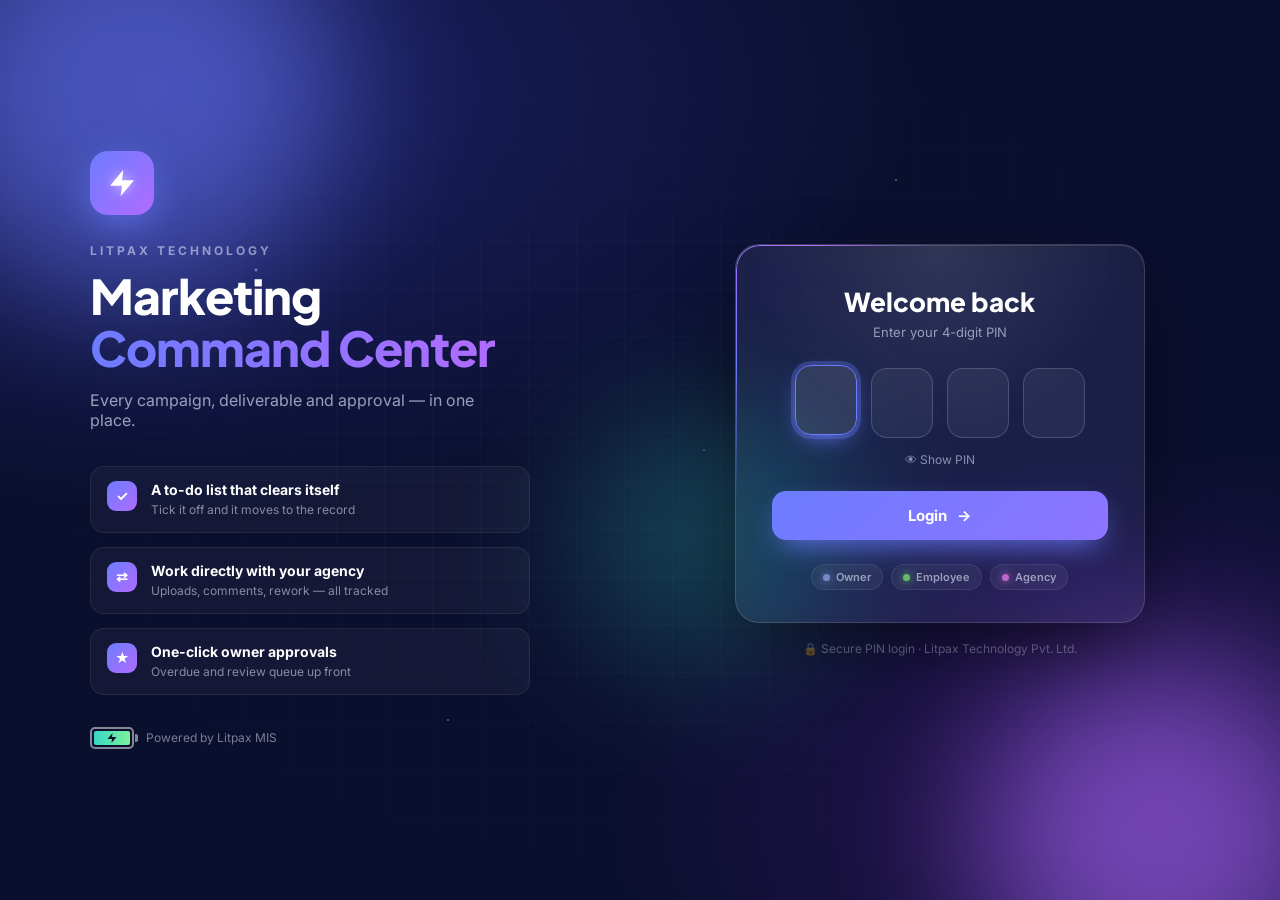
<file: index.html>
<!DOCTYPE html>
<html lang="en">
<head>
<meta charset="UTF-8"/>
<meta name="viewport" content="width=device-width, initial-scale=1.0"/>
<meta name="theme-color" content="#0b0f2e"/>
<title>Litpax Marketing Hub — Login</title>
<link rel="preconnect" href="https://fonts.googleapis.com"/>
<link rel="stylesheet" href="https://fonts.googleapis.com/css2?family=Plus+Jakarta+Sans:wght@500;600;700;800&display=swap"/>
<link rel="stylesheet" href="style.css"/>
</head>
<body class="login-page">

<!-- Animated background -->
<div class="lg-bg" aria-hidden="true">
  <span class="orb orb-1"></span>
  <span class="orb orb-2"></span>
  <span class="orb orb-3"></span>
  <div class="lg-grid"></div>
  <div class="lg-sparks"></div>
</div>

<main class="lg-shell">

  <!-- Brand side -->
  <section class="lg-brand">
    <div class="lg-logo anim" style="--d:0">
      <svg viewBox="0 0 24 24" class="bolt"><path d="M13 2L3 14h9l-1 8 10-12h-9l1-8z"/></svg>
    </div>
    <p class="lg-eyebrow anim" style="--d:1">Litpax Technology</p>
    <h1 class="lg-title anim" style="--d:2">Marketing<br/><span class="grad-text">Command Center</span></h1>
    <p class="lg-sub anim" style="--d:3">Every campaign, deliverable and approval — in one place.</p>

    <ul class="lg-features">
      <li class="anim" style="--d:4"><span class="fi">✓</span><div><strong>A to-do list that clears itself</strong><small>Tick it off and it moves to the record</small></div></li>
      <li class="anim" style="--d:5"><span class="fi">⇄</span><div><strong>Work directly with your agency</strong><small>Uploads, comments, rework — all tracked</small></div></li>
      <li class="anim" style="--d:6"><span class="fi">★</span><div><strong>One-click owner approvals</strong><small>Overdue and review queue up front</small></div></li>
    </ul>

    <div class="lg-battery anim" style="--d:7" aria-hidden="true">
      <div class="bat"><div class="bat-fill"></div><svg viewBox="0 0 24 24" class="bat-bolt"><path d="M13 2L3 14h9l-1 8 10-12h-9l1-8z"/></svg></div>
      <span>Powered by Litpax MIS</span>
    </div>
  </section>

  <!-- Login card -->
  <section class="lg-card-wrap">
    <div class="lg-card" id="lgCard">
      <div class="lg-card-glow" aria-hidden="true"></div>

      <div class="lg-state" id="stateForm">
        <div class="lg-card-logo"><svg viewBox="0 0 24 24"><path d="M13 2L3 14h9l-1 8 10-12h-9l1-8z"/></svg></div>
        <h2>Welcome back</h2>
        <p class="lg-hint">Enter your 4-digit PIN</p>

        <div class="pin-row" id="pinRow" role="group" aria-label="4-digit PIN">
          <input class="pin-box" type="password" inputmode="numeric" maxlength="1" autocomplete="off" aria-label="PIN digit 1"/>
          <input class="pin-box" type="password" inputmode="numeric" maxlength="1" autocomplete="off" aria-label="PIN digit 2"/>
          <input class="pin-box" type="password" inputmode="numeric" maxlength="1" autocomplete="off" aria-label="PIN digit 3"/>
          <input class="pin-box" type="password" inputmode="numeric" maxlength="1" autocomplete="off" aria-label="PIN digit 4"/>
        </div>

        <button class="pin-toggle" id="pinToggle" type="button">👁 Show PIN</button>

        <button class="login-btn" id="loginBtn" type="button">
          <span class="btn-label">Login</span>
          <span class="btn-arrow">→</span>
        </button>

        <div class="login-error" id="errMsg" role="alert"></div>

        <div class="role-chips">
          <span class="chip" data-role="owner"><i style="--c:#7986cb"></i>Owner</span>
          <span class="chip" data-role="employee"><i style="--c:#66bb6a"></i>Employee</span>
          <span class="chip" data-role="agency"><i style="--c:#ba68c8"></i>Agency</span>
        </div>
      </div>

      <div class="lg-state lg-success" id="stateSuccess" aria-live="polite">
        <svg class="check" viewBox="0 0 52 52"><circle cx="26" cy="26" r="24"/><path d="M15 27l7 7 15-15"/></svg>
        <h2 id="welcomeName">Welcome!</h2>
        <p class="lg-hint" id="welcomeRole">Opening your dashboard…</p>
        <div class="lg-progress"><span></span></div>
      </div>
    </div>
    <p class="lg-foot">🔒 Secure PIN login · Litpax Technology Pvt. Ltd.</p>
  </section>

</main>

<script src="config.js"></script>
<script src="app.js"></script>
<script src="login.js"></script>
</body>
</html>
</file>
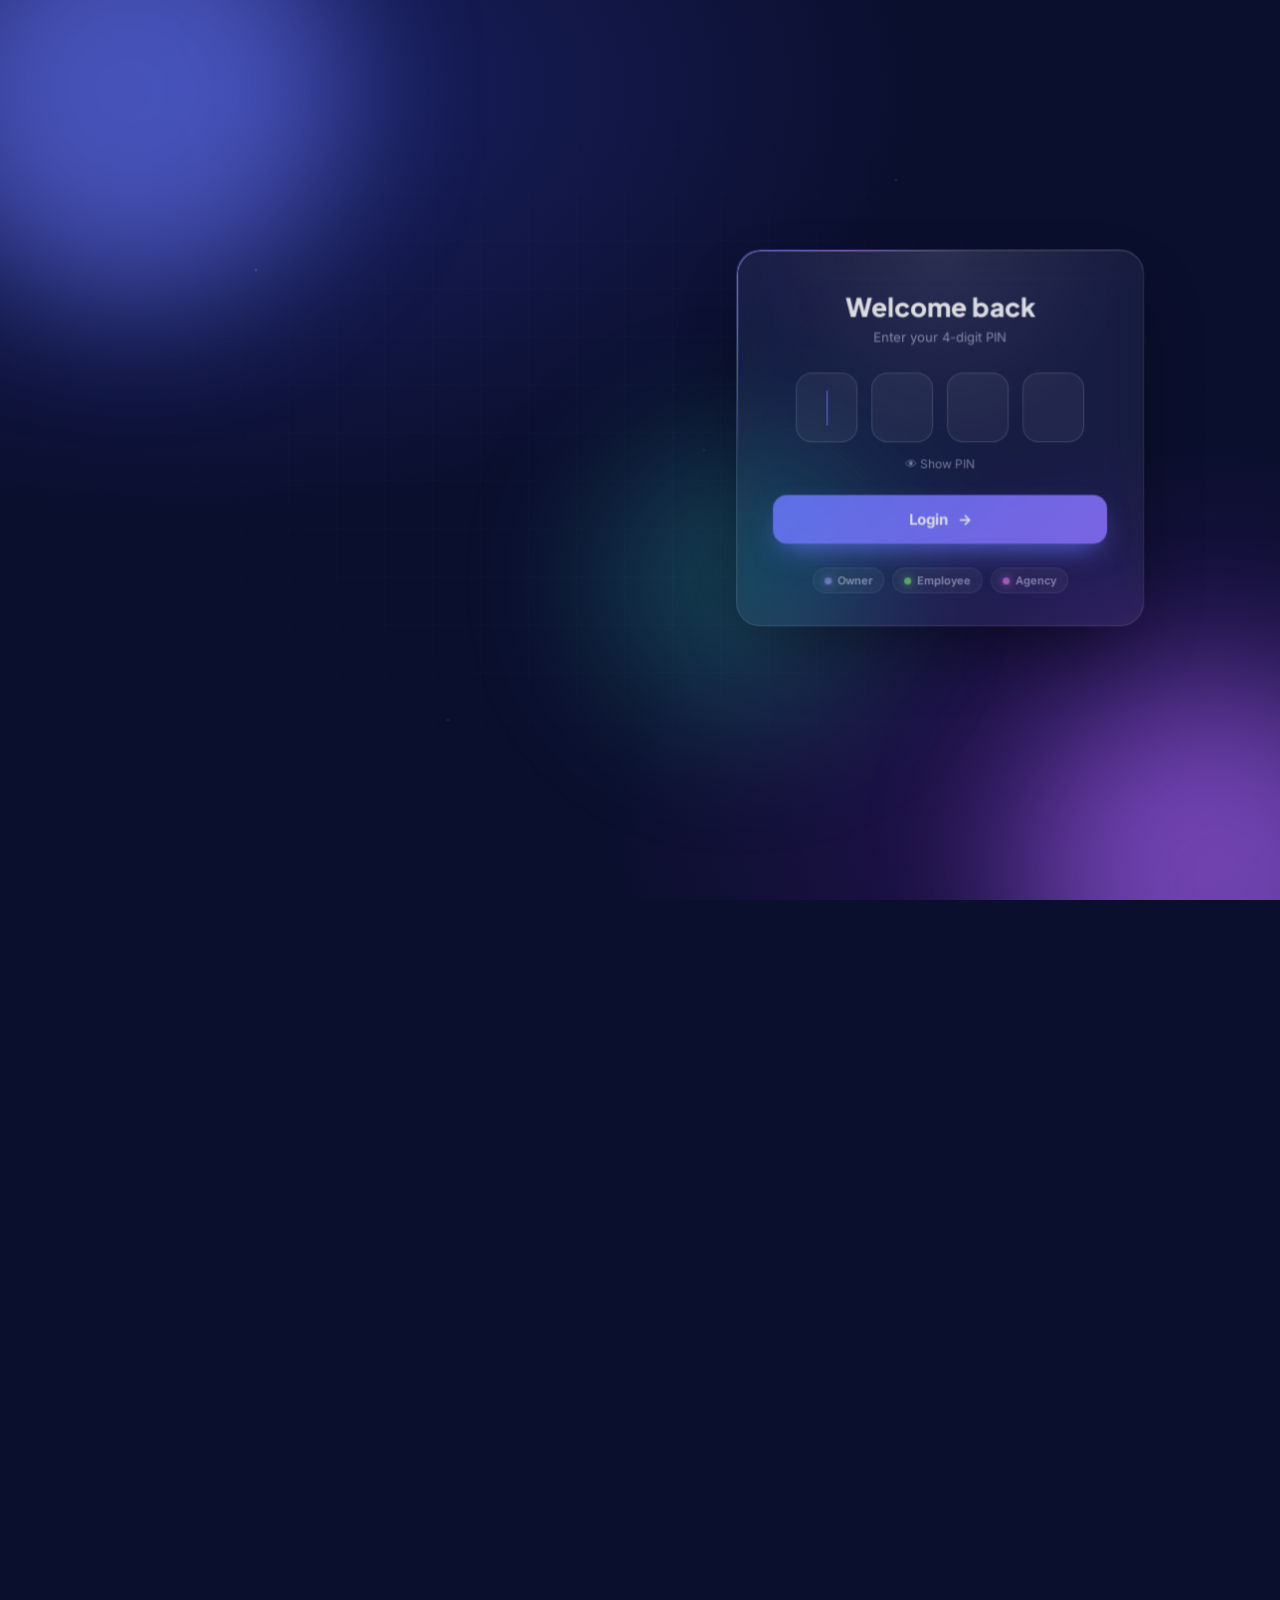
<file: agency.html>
<!DOCTYPE html>
<html lang="en">
<head>
<meta charset="UTF-8"/>
<meta name="viewport" content="width=device-width, initial-scale=1.0"/>
<title>Agency — Litpax Marketing Hub</title>
<link rel="stylesheet" href="style.css"/>
</head>
<body class="theme-agency">

<div class="sidebar">
  <div class="sidebar-brand"><h2>⚡ Litpax</h2><p>Agency Panel</p></div>
  <nav class="nav">
    <div class="nav-item active" onclick="showSection('tasks')" id="nav-tasks"><span class="icon">📋</span> My Tasks <span class="nav-count alert" id="c-active"></span></div>
    <div class="nav-item" onclick="showSection('deliverables');loadDeliverables()" id="nav-deliverables"><span class="icon">📁</span> My Uploads</div>
    <div class="nav-item" onclick="showSection('requests');loadMyRequests()" id="nav-requests"><span class="icon">📝</span> My Requests</div>
    <div class="nav-item" onclick="showSection('newrequest')" id="nav-newrequest"><span class="icon">➕</span> New Request</div>
  </nav>
  <div class="sidebar-footer">
    <div class="user-chip">
      <div class="user-avatar" id="userAvatar">A</div>
      <div class="user-info"><p id="userName">Agency</p><span>Marketing Agency</span></div>
    </div>
    <button class="logout-btn" onclick="logout()">Logout</button>
  </div>
</div>

<div class="main">

  <!-- TASKS -->
  <div class="section active" id="section-tasks">
    <div class="page-header">
      <div><h1>My Tasks</h1><p>Upload your work, then click "Submit for Review"</p></div>
      <button class="btn-primary" onclick="loadTasks()">🔄 Refresh</button>
    </div>
    <div class="stats-grid">
      <div class="stat-card amber"><div class="stat-label">Active</div><div class="stat-value" id="s-active">—</div><div class="stat-sub">To do</div></div>
      <div class="stat-card red"><div class="stat-label">Rework</div><div class="stat-value" id="s-rework">—</div><div class="stat-sub">Rejected — resubmit</div></div>
      <div class="stat-card"><div class="stat-label">In Review</div><div class="stat-value" id="s-review">—</div><div class="stat-sub">Litpax is reviewing</div></div>
      <div class="stat-card green"><div class="stat-label">Approved</div><div class="stat-value" id="s-done">—</div><div class="stat-sub">Complete</div></div>
    </div>
    <div id="alerts"></div>
    <div class="table-card" style="padding:12px 16px;margin-bottom:16px">
      <div class="filter-bar">
        <button class="filter-btn active" onclick="setActiveBtn(this);aFilter='active';renderTaskCards()">Active</button>
        <button class="filter-btn" onclick="setActiveBtn(this);aFilter='review';renderTaskCards()">In Review</button>
        <button class="filter-btn" onclick="setActiveBtn(this);aFilter='done';renderTaskCards()">Approved</button>
      </div>
    </div>
    <div id="tasks-grid" class="tasks-grid"><div class="empty-state"><p>Loading...</p></div></div>
  </div>

  <!-- UPLOADS -->
  <div class="section" id="section-deliverables">
    <div class="page-header">
      <div><h1>My Uploads</h1><p>Everything you've uploaded</p></div>
      <button class="btn-primary" onclick="loadDeliverables()">🔄 Refresh</button>
    </div>
    <div class="table-card">
      <table><thead><tr><th>Task</th><th>Description</th><th>File</th><th>Date</th><th>Status</th><th>Litpax Remarks</th></tr></thead>
      <tbody id="del-tbody"><tr><td colspan="6" class="empty-state"><p>Loading...</p></td></tr></tbody></table>
    </div>
  </div>

  <!-- MY REQUESTS -->
  <div class="section" id="section-requests">
    <div class="page-header">
      <div><h1>My Requests</h1><p>Requests you've sent to Litpax</p></div>
      <button class="btn-primary" onclick="loadMyRequests()">🔄 Refresh</button>
    </div>
    <div class="table-card">
      <table><thead><tr><th>Title</th><th>Type</th><th>Due Date</th><th>Remarks</th><th>Status</th><th>Date</th></tr></thead>
      <tbody id="req-tbody"><tr><td colspan="6" class="empty-state"><p>Loading...</p></td></tr></tbody></table>
    </div>
  </div>

  <!-- NEW REQUEST -->
  <div class="section" id="section-newrequest">
    <div class="page-header"><div><h1>New Request</h1><p>Need something from Litpax? Ask here</p></div></div>
    <div class="form-card">
      <h3>Request Details</h3>
      <div class="form-grid">
        <div class="form-group full"><label>Title *</label><input type="text" id="r-title" maxlength="200" placeholder="e.g. Need product photos"/></div>
        <div class="form-group">
          <label>Type *</label>
          <select id="r-type"><option value="">Select</option><option>Pictures</option><option>Content</option><option>Video</option><option>Other</option></select>
        </div>
        <div class="form-group"><label>Due Date</label><input type="date" id="r-due"/></div>
        <div class="form-group full"><label>Description *</label><textarea id="r-desc" placeholder="Describe what you need..."></textarea></div>
        <div class="form-group full"><label>Remarks</label><textarea id="r-remarks" placeholder="Any special requirements..."></textarea></div>
      </div>
      <br/>
      <button class="btn-primary" id="reqBtn" onclick="submitRequest()">📨 Send Request</button>
    </div>
  </div>

</div>

<!-- TASK DETAIL MODAL -->
<div class="modal-overlay" id="taskModal">
  <div class="modal">
    <div class="modal-head"><h3 id="modal-title">Task</h3><button class="modal-close" onclick="closeModal()">✕</button></div>
    <div id="modal-body"></div>
  </div>
</div>

<!-- UPLOAD MODAL -->
<div class="modal-overlay" id="uploadModal">
  <div class="modal">
    <div class="modal-head"><h3 id="up-title">Upload</h3><button class="modal-close" onclick="closeModal()">✕</button></div>
    <div class="form-group" style="margin-bottom:6px"><label>Choose a file (max 20MB)</label><input type="file" id="up-file"/></div>
    <div class="upload-or">— or —</div>
    <div class="form-group" style="margin-bottom:12px"><label>Drive / file link (for large videos)</label><input type="url" id="up-link" placeholder="https://drive.google.com/..."/></div>
    <div class="form-group"><label>Description *</label><input type="text" id="up-desc" maxlength="300" placeholder="e.g. Instagram Post Draft 1"/></div>
    <div class="modal-actions">
      <button class="btn-primary" id="up-btn">Upload</button>
    </div>
    <div class="deliverables-list"><h4>Uploads for this task</h4><div id="up-prev"></div></div>
  </div>
</div>

<div class="toast" id="toast"></div>

<script src="config.js"></script>
<script src="app.js"></script>
<script src="agency.js"></script>
</body>
</html>
</file>
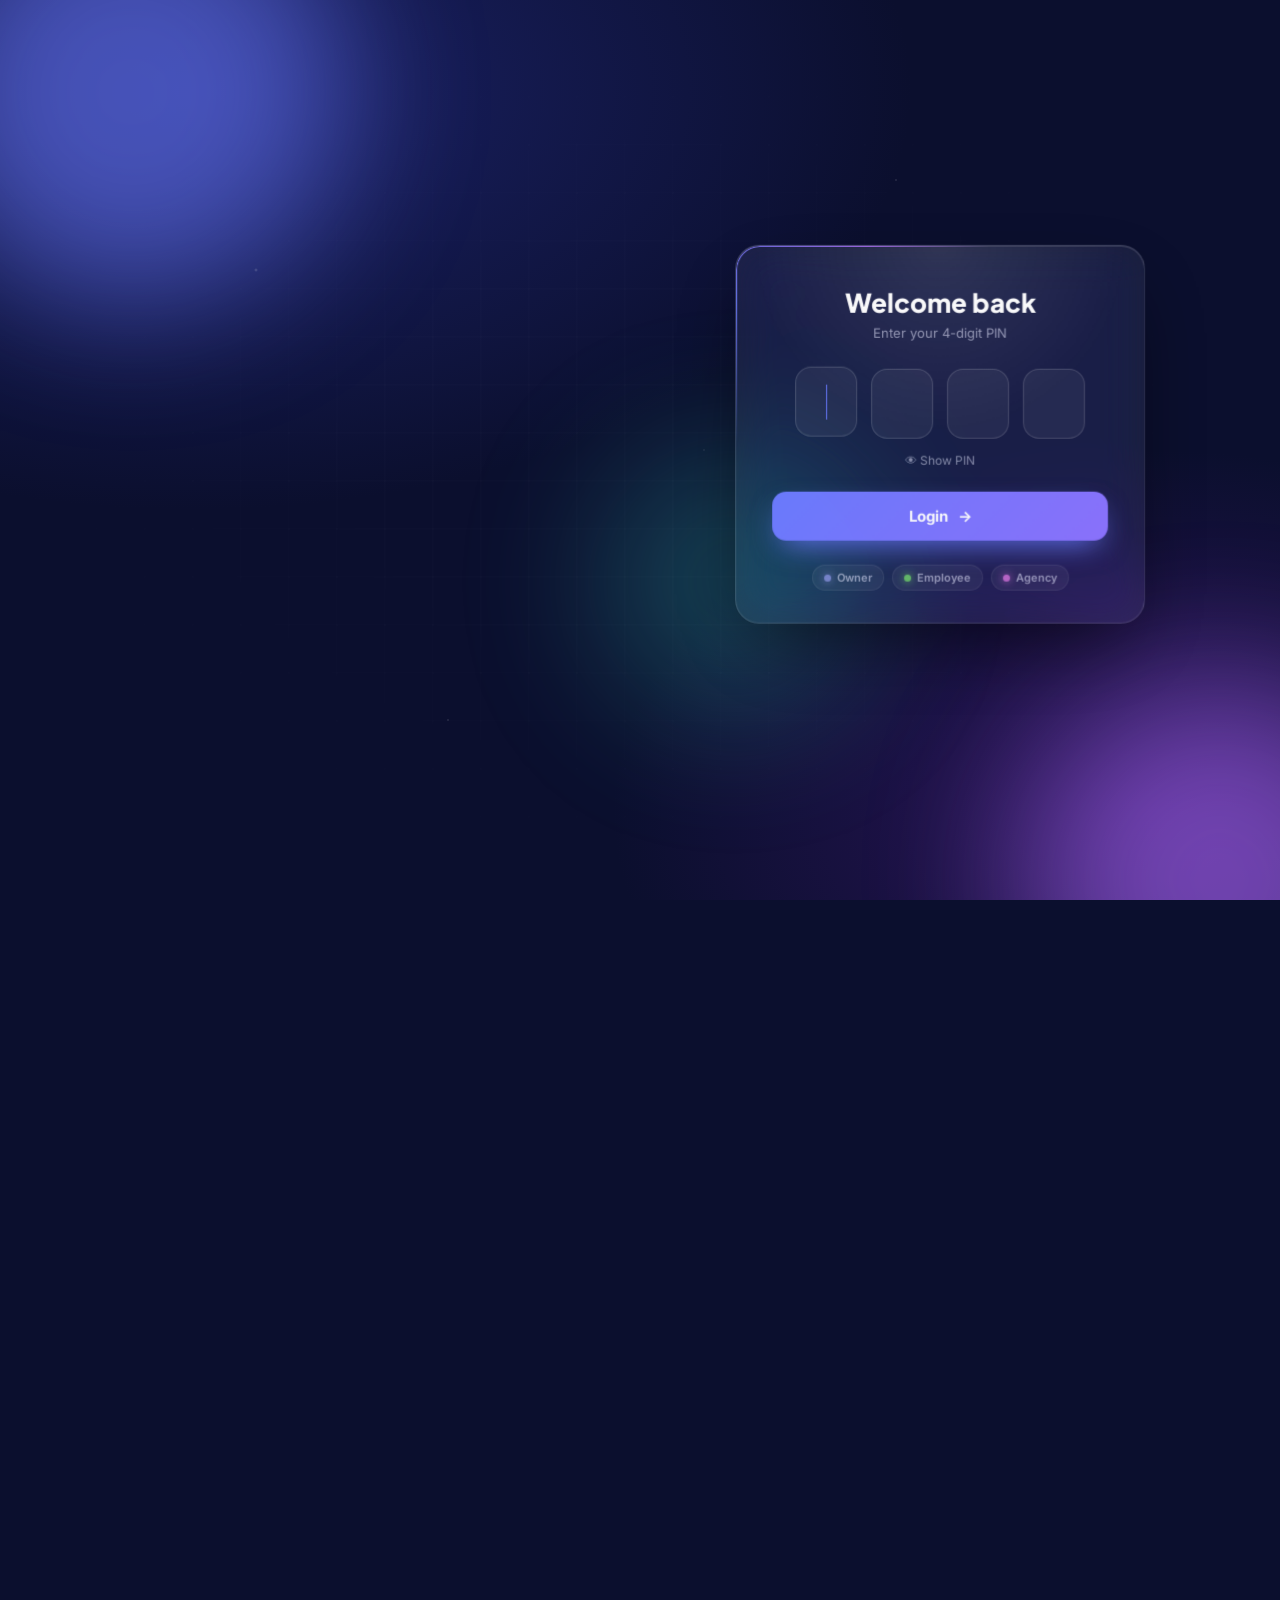
<file: employee.html>
<!DOCTYPE html>
<html lang="en">
<head>
<meta charset="UTF-8"/>
<meta name="viewport" content="width=device-width, initial-scale=1.0"/>
<title>Employee — Litpax Marketing Hub</title>
<link rel="stylesheet" href="style.css"/>
</head>
<body class="theme-employee">

<div class="sidebar">
  <div class="sidebar-brand"><h2>⚡ Litpax</h2><p>Employee Panel</p></div>
  <nav class="nav">
    <div class="nav-item active" onclick="showSection('todo')" id="nav-todo"><span class="icon">✅</span> To-Do <span class="nav-count alert" id="c-todo"></span></div>
    <div class="nav-item" onclick="showSection('agency')" id="nav-agency"><span class="icon">🏢</span> With Agency <span class="nav-count" id="c-agency"></span></div>
    <div class="nav-item" onclick="showSection('review')" id="nav-review"><span class="icon">🔍</span> Owner review <span class="nav-count" id="c-review"></span></div>
    <div class="nav-item" onclick="showSection('done')" id="nav-done"><span class="icon">📦</span> Completed</div>
    <div class="nav-item" onclick="showSection('assign');prepAssign()" id="nav-assign"><span class="icon">➕</span> Assign to Agency</div>
    <div class="nav-item" onclick="showSection('requests');loadAgencyRequests()" id="nav-requests"><span class="icon">📬</span> Agency Requests <span class="nav-count alert" id="c-req"></span></div>
    <div class="nav-item" onclick="showSection('log');loadLog()" id="nav-log"><span class="icon">📜</span> Activity Log</div>
  </nav>
  <div class="sidebar-footer">
    <div class="user-chip">
      <div class="user-avatar" id="userAvatar">E</div>
      <div class="user-info"><p id="userName">Employee</p><span>Employee</span></div>
    </div>
    <button class="logout-btn" onclick="logout()">Logout</button>
  </div>
</div>

<div class="main">

  <!-- TO-DO -->
  <div class="section active" id="section-todo">
    <div class="page-header">
      <div><h1>To-Do</h1><p>Only what's on your plate right now. Tick a task to clear it.</p></div>
      <button class="btn-primary" onclick="loadTasks()">🔄 Refresh</button>
    </div>
    <div class="stats-grid">
      <div class="stat-card amber"><div class="stat-label">My Tasks</div><div class="stat-value" id="s-todo">—</div><div class="stat-sub">Pending</div></div>
      <div class="stat-card"><div class="stat-label">With Agency</div><div class="stat-value" id="s-agency">—</div><div class="stat-sub">Agency is working</div></div>
      <div class="stat-card"><div class="stat-label">Owner review</div><div class="stat-value" id="s-review">—</div><div class="stat-sub">Awaiting approval</div></div>
      <div class="stat-card red"><div class="stat-label">Overdue</div><div class="stat-value" id="s-overdue">—</div><div class="stat-sub">Past due date</div></div>
    </div>
    <div id="alerts"></div>
    <div class="table-card">
      <div class="table-header"><h3>My Tasks</h3></div>
      <table><thead><tr><th class="td-check"></th><th>Task</th><th>Type</th><th>For</th><th>Priority</th><th>Due</th><th>Action</th></tr></thead>
      <tbody id="todo-tbody"><tr><td colspan="7" class="empty-state"><p>Loading...</p></td></tr></tbody></table>
    </div>
  </div>

  <!-- AGENCY KE PAAS -->
  <div class="section" id="section-agency">
    <div class="page-header">
      <div><h1>With Agency</h1><p>Agency is working on these, or they're back for rework</p></div>
      <button class="btn-primary" onclick="loadTasks()">🔄 Refresh</button>
    </div>
    <div class="table-card">
      <table><thead><tr><th>Task</th><th>Type</th><th>Agency</th><th>Status</th><th>Due</th><th>Action</th></tr></thead>
      <tbody id="agency-tbody"></tbody></table>
    </div>
  </div>

  <!-- OWNER REVIEW -->
  <div class="section" id="section-review">
    <div class="page-header">
      <div><h1>In Owner Review</h1><p>Waiting for owner approval</p></div>
      <button class="btn-primary" onclick="loadTasks()">🔄 Refresh</button>
    </div>
    <div class="table-card">
      <table><thead><tr><th>Task</th><th>For</th><th>Agency</th><th>Sent</th><th>Due</th><th>Action</th></tr></thead>
      <tbody id="review-tbody"></tbody></table>
    </div>
  </div>

  <!-- COMPLETED -->
  <div class="section" id="section-done">
    <div class="page-header">
      <div><h1>Completed</h1><p>Full record — who completed what, and when</p></div>
      <button class="btn-primary" onclick="loadTasks()">🔄 Refresh</button>
    </div>
    <div class="table-card">
      <div class="table-header">
        <h3>Record</h3>
        <div class="filter-bar">
          <button class="filter-btn active" onclick="setActiveBtn(this);doneFilter='all';renderDone()">All</button>
          <button class="filter-btn" onclick="setActiveBtn(this);doneFilter='Approved';renderDone()">Done</button>
          <button class="filter-btn" onclick="setActiveBtn(this);doneFilter='Cancelled';renderDone()">Cancelled</button>
        </div>
      </div>
      <table><thead><tr><th>Task</th><th>For</th><th>Status</th><th>Completed on</th><th>By</th><th>Action</th></tr></thead>
      <tbody id="done-tbody"></tbody></table>
    </div>
  </div>

  <!-- ASSIGN TO AGENCY -->
  <div class="section" id="section-assign">
    <div class="page-header"><div><h1>Assign to Agency</h1><p>Assign work to the agency directly</p></div></div>
    <div class="form-card">
      <h3>➕ New Task for Agency</h3>
      <div class="form-grid">
        <div class="form-group full"><label>Task Title *</label><input type="text" id="a-title" maxlength="200" placeholder="e.g. Write Facebook ad copy"/></div>
        <div class="form-group">
          <label>Type *</label>
          <select id="a-type">
            <option value="">Select</option>
            <option>Social Media</option><option>Branding</option><option>Advertisement</option>
            <option>Content Writing</option><option>Video</option><option>Print</option><option>Other</option>
          </select>
        </div>
        <div class="form-group">
          <label>Priority *</label>
          <select id="a-priority"><option value="">Select</option><option>High</option><option>Medium</option><option>Low</option></select>
        </div>
        <div class="form-group full"><label>Description</label><textarea id="a-desc" placeholder="Describe the task in detail..."></textarea></div>
        <div class="form-group"><label>Agency *</label><select id="a-agency"><option value="">Loading...</option></select></div>
        <div class="form-group"><label>Due Date</label><input type="date" id="a-due"/></div>
      </div>
      <br/>
      <button class="btn-primary" id="assignBtn" onclick="assignToAgency()">Assign to Agency</button>
    </div>
  </div>

  <!-- AGENCY REQUESTS -->
  <div class="section" id="section-requests">
    <div class="page-header">
      <div><h1>Agency Requests</h1><p>What the marketing agency needs</p></div>
      <button class="btn-primary" onclick="loadAgencyRequests()">🔄 Refresh</button>
    </div>
    <div class="stats-grid col3">
      <div class="stat-card amber"><div class="stat-label">Pending</div><div class="stat-value" id="ar-pending">—</div><div class="stat-sub">To do</div></div>
      <div class="stat-card green"><div class="stat-label">Done</div><div class="stat-value" id="ar-done">—</div><div class="stat-sub">Complete</div></div>
      <div class="stat-card red"><div class="stat-label">Rejected</div><div class="stat-value" id="ar-rejected">—</div><div class="stat-sub">Rejected</div></div>
    </div>
    <div id="requests-grid"></div>
  </div>

  <!-- ACTIVITY LOG -->
  <div class="section" id="section-log">
    <div class="page-header">
      <div><h1>Activity Log</h1><p>All activity</p></div>
      <button class="btn-primary" onclick="loadLog()">🔄 Refresh</button>
    </div>
    <div class="table-card">
      <table><thead><tr><th>Time</th><th>User</th><th>Role</th><th>Action</th><th>Task</th><th>Remarks</th></tr></thead>
      <tbody id="log-tbody"><tr><td colspan="6" class="empty-state"><p>Loading...</p></td></tr></tbody></table>
    </div>
  </div>

</div>

<!-- TASK MODAL -->
<div class="modal-overlay" id="taskModal">
  <div class="modal">
    <div class="modal-head"><h3 id="modal-title">Task</h3><button class="modal-close" onclick="closeModal()">✕</button></div>
    <div id="modal-body"></div>
  </div>
</div>

<div class="toast" id="toast"></div>

<script src="config.js"></script>
<script src="app.js"></script>
<script src="employee.js"></script>
</body>
</html>
</file>
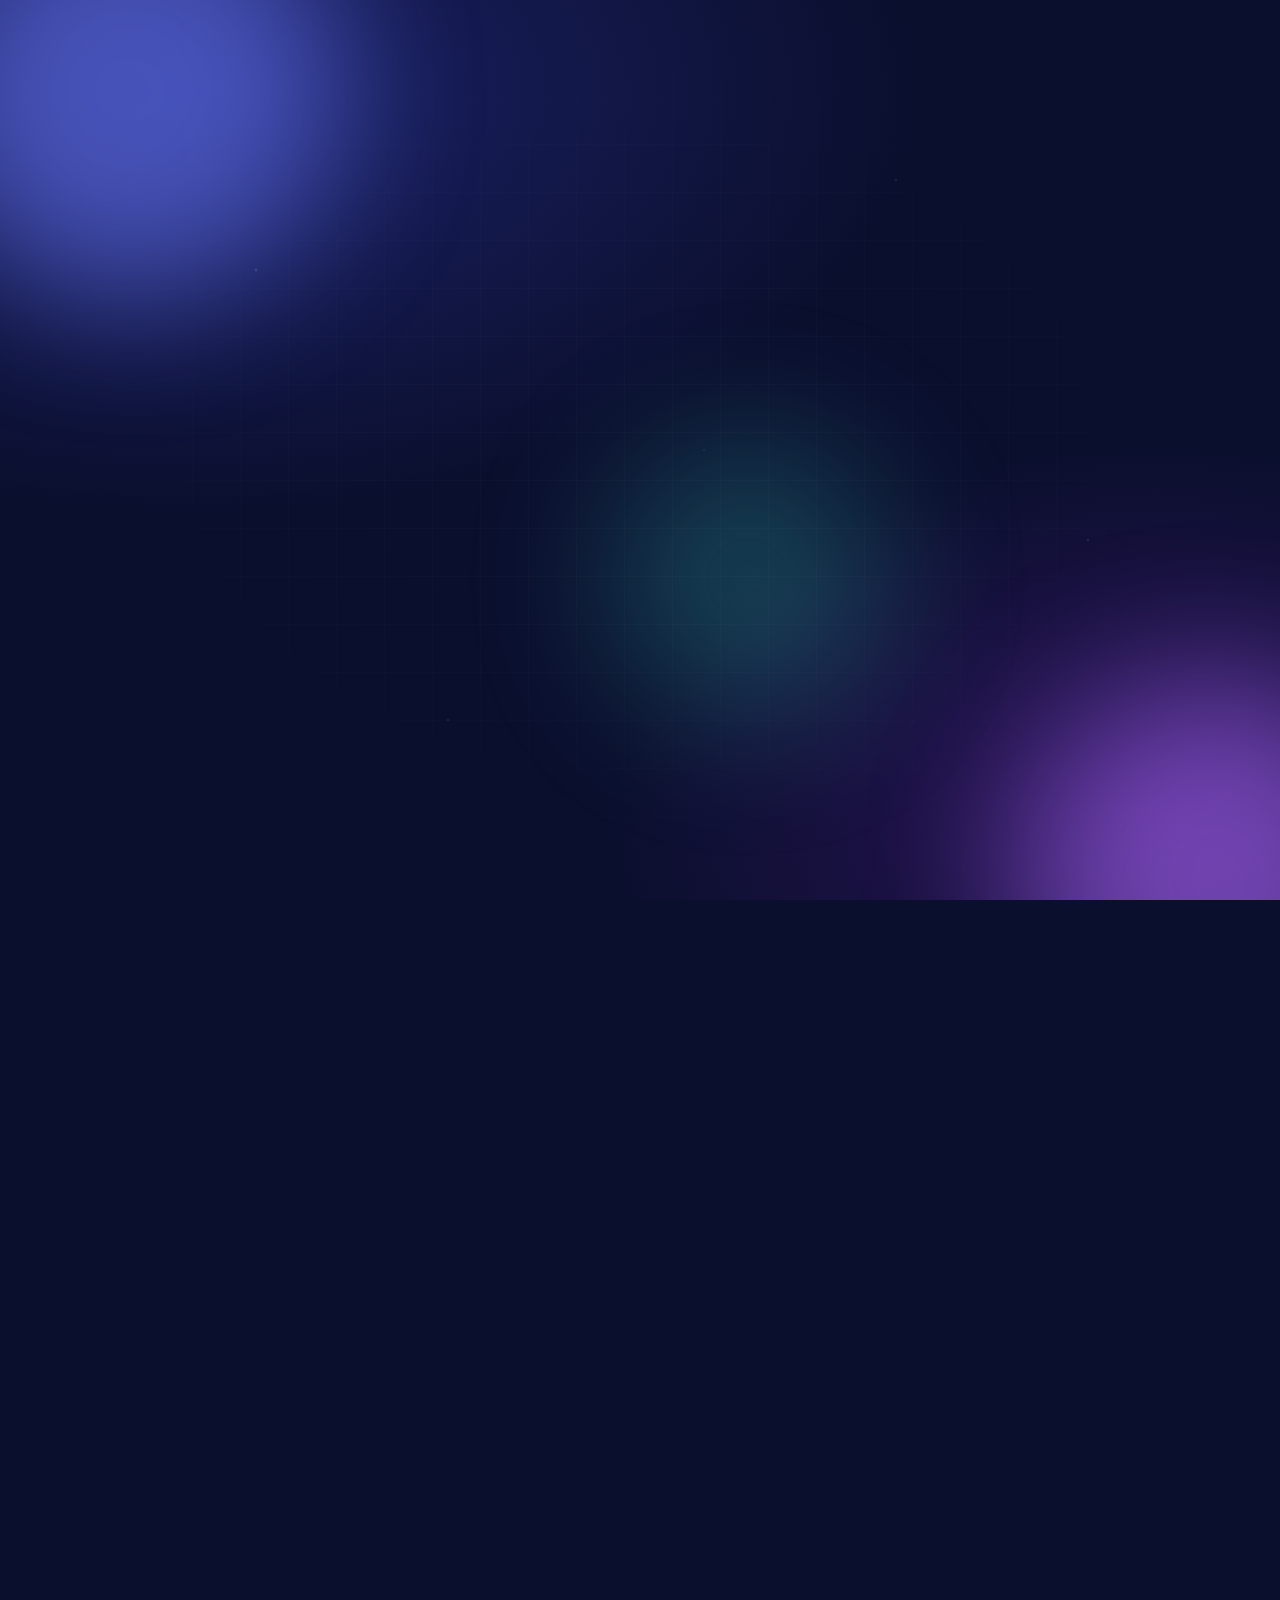
<file: owner.html>
<!DOCTYPE html>
<html lang="en">
<head>
<meta charset="UTF-8"/>
<meta name="viewport" content="width=device-width, initial-scale=1.0"/>
<title>Owner — Litpax Marketing Hub</title>
<link rel="stylesheet" href="style.css"/>
</head>
<body class="theme-owner">

<div class="sidebar">
  <div class="sidebar-brand"><h2>⚡ Litpax</h2><p>Marketing Hub</p></div>
  <nav class="nav">
    <div class="nav-item active" onclick="showSection('dashboard')" id="nav-dashboard"><span class="icon">📊</span> Dashboard <span class="nav-count alert" id="c-review"></span></div>
    <div class="nav-item" onclick="showSection('create');prepCreate()" id="nav-create"><span class="icon">➕</span> New Task</div>
    <div class="nav-item" onclick="showSection('tasks')" id="nav-tasks"><span class="icon">📋</span> All Tasks</div>
    <div class="nav-item" onclick="showSection('requests');loadAgencyRequests()" id="nav-requests"><span class="icon">📬</span> Agency Requests</div>
    <div class="nav-item" onclick="showSection('log');loadLog()" id="nav-log"><span class="icon">📜</span> Activity Log</div>
  </nav>
  <div class="sidebar-footer">
    <div class="user-chip">
      <div class="user-avatar" id="userAvatar">O</div>
      <div class="user-info"><p id="userName">Owner</p><span>Owner</span></div>
    </div>
    <button class="logout-btn" onclick="logout()">Logout</button>
  </div>
</div>

<div class="main">

  <!-- DASHBOARD -->
  <div class="section active" id="section-dashboard">
    <div class="page-header">
      <div><h1>Dashboard</h1><p>Complete marketing overview</p></div>
      <button class="btn-primary" onclick="refreshAll()">🔄 Refresh</button>
    </div>
    <div class="stats-grid">
      <div class="stat-card"><div class="stat-label">Active Tasks</div><div class="stat-value" id="stat-active">—</div><div class="stat-sub">Currently open</div></div>
      <div class="stat-card"><div class="stat-label">Pending Review</div><div class="stat-value" id="stat-review">—</div><div class="stat-sub">Needs your approval</div></div>
      <div class="stat-card amber"><div class="stat-label">Rework</div><div class="stat-value" id="stat-rejected">—</div><div class="stat-sub">Rejected, sent back</div></div>
      <div class="stat-card red"><div class="stat-label">Overdue</div><div class="stat-value" id="stat-overdue">—</div><div class="stat-sub">Past due date</div></div>
    </div>
    <div class="stats-grid col5">
      <div class="stat-card green"><div class="stat-label">Completed</div><div class="stat-value" id="stat-approved">—</div><div class="stat-sub">Approved</div></div>
      <div class="stat-card"><div class="stat-label">Internal</div><div class="stat-value" id="stat-internal">—</div><div class="stat-sub">Employee only</div></div>
      <div class="stat-card"><div class="stat-label">Agency</div><div class="stat-value" id="stat-agency">—</div><div class="stat-sub">Via agency</div></div>
      <div class="stat-card"><div class="stat-label">Avg time</div><div class="stat-value" id="stat-avg">—</div><div class="stat-sub">Days, created → completed</div></div>
      <div class="stat-card"><div class="stat-label">Agency on-time</div><div class="stat-value" id="stat-ontime">—</div><div class="stat-sub">Completed by due date</div></div>
    </div>
    <div id="alerts"></div>
    <div class="table-card" style="margin-bottom:20px">
      <div class="table-header"><h3>🔍 Review Pending</h3></div>
      <table><thead><tr><th>Task</th><th>Type</th><th>For</th><th>Agency</th><th>Sent</th><th>Due</th><th>Action</th></tr></thead>
      <tbody id="review-tbody"><tr><td colspan="7" class="empty-state"><p>Loading...</p></td></tr></tbody></table>
    </div>
    <div class="table-card">
      <div class="table-header"><h3>📈 Type-wise</h3></div>
      <table><thead><tr><th>Type</th><th>Total</th><th>Completed</th><th>%</th></tr></thead>
      <tbody id="type-tbody"></tbody></table>
    </div>
  </div>

  <!-- CREATE TASK -->
  <div class="section" id="section-create">
    <div class="page-header"><div><h1>New Task</h1><p>Create a task for the employee or the agency</p></div></div>
    <div class="form-card">
      <h3>Task Details</h3>
      <div class="form-grid">
        <div class="form-group full">
          <label>Who is this task for? *</label>
          <div class="task-for-toggle">
            <button class="task-for-btn active" id="btn-internal" onclick="setTaskFor(TASK_FOR_INTERNAL)">👤 Employee Only (Internal)</button>
            <button class="task-for-btn" id="btn-agency" onclick="setTaskFor(TASK_FOR_AGENCY)">🏢 Employee → Agency</button>
          </div>
        </div>
        <div class="form-group full"><label>Task Title *</label><input type="text" id="f-title" maxlength="200" placeholder="e.g. Battery Brochure Update"/></div>
        <div class="form-group">
          <label>Type *</label>
          <select id="f-type">
            <option value="">Select type</option>
            <option>Social Media</option><option>Branding</option><option>Advertisement</option>
            <option>Content Writing</option><option>Video</option><option>Print</option><option>Other</option>
          </select>
        </div>
        <div class="form-group">
          <label>Priority *</label>
          <select id="f-priority"><option value="">Select</option><option>High</option><option>Medium</option><option>Low</option></select>
        </div>
        <div class="form-group full"><label>Description</label><textarea id="f-desc" placeholder="Task detail..."></textarea></div>
        <div class="form-group"><label>Due Date</label><input type="date" id="f-due"/></div>
        <div class="form-group agency-field" id="agency-field-wrap">
          <label>Agency (optional — employee can choose later)</label>
          <select id="f-agency"></select>
        </div>
      </div>
      <br/>
      <button class="btn-primary" id="createBtn" onclick="createTask()">Create Task</button>
    </div>
  </div>

  <!-- ALL TASKS -->
  <div class="section" id="section-tasks">
    <div class="page-header">
      <div><h1>All Tasks</h1><p>Internal and agency tasks, by stage</p></div>
      <button class="btn-primary" onclick="loadTasks()">🔄 Refresh</button>
    </div>
    <div class="table-card">
      <div class="table-header">
        <div class="filter-bar">
          <button class="filter-btn active" onclick="setActiveBtn(this);tFilter.bucket='todo';renderTasks()">To-Do <span id="tc-todo"></span></button>
          <button class="filter-btn" onclick="setActiveBtn(this);tFilter.bucket='agency';renderTasks()">With Agency <span id="tc-agency"></span></button>
          <button class="filter-btn" onclick="setActiveBtn(this);tFilter.bucket='review';renderTasks()">Review <span id="tc-review"></span></button>
          <button class="filter-btn" onclick="setActiveBtn(this);tFilter.bucket='done';renderTasks()">Completed</button>
          <button class="filter-btn" onclick="setActiveBtn(this);tFilter.bucket='all';renderTasks()">All</button>
        </div>
        <div class="filter-bar">
          <button class="filter-btn active" onclick="setActiveBtn(this);tFilter.forType='all';renderTasks()">All</button>
          <button class="filter-btn" onclick="setActiveBtn(this);tFilter.forType='internal';renderTasks()">👤 Internal</button>
          <button class="filter-btn" onclick="setActiveBtn(this);tFilter.forType='agency';renderTasks()">🏢 Agency</button>
        </div>
      </div>
      <table><thead><tr><th class="td-check"></th><th>Task</th><th>Type</th><th>For</th><th>Priority</th><th>Status</th><th>Agency</th><th>Due</th><th>Action</th></tr></thead>
      <tbody id="tasks-tbody"><tr><td colspan="9" class="empty-state"><p>Loading...</p></td></tr></tbody></table>
    </div>
  </div>

  <!-- AGENCY REQUESTS — READONLY -->
  <div class="section" id="section-requests">
    <div class="page-header">
      <div><h1>Agency Requests</h1><p>What the agency has asked the employee for</p></div>
      <button class="btn-primary" onclick="loadAgencyRequests()">🔄 Refresh</button>
    </div>
    <div class="stats-grid col3">
      <div class="stat-card amber"><div class="stat-label">Pending</div><div class="stat-value" id="ar-pending">—</div><div class="stat-sub">Awaiting employee</div></div>
      <div class="stat-card green"><div class="stat-label">Done</div><div class="stat-value" id="ar-done">—</div><div class="stat-sub">Complete</div></div>
      <div class="stat-card red"><div class="stat-label">Rejected</div><div class="stat-value" id="ar-rejected">—</div><div class="stat-sub">Rejected</div></div>
    </div>
    <div id="requests-grid"></div>
  </div>

  <!-- ACTIVITY LOG -->
  <div class="section" id="section-log">
    <div class="page-header">
      <div><h1>Activity Log</h1><p>Complete record of every action</p></div>
      <button class="btn-primary" onclick="loadLog()">🔄 Refresh</button>
    </div>
    <div class="table-card">
      <table><thead><tr><th>Time</th><th>User</th><th>Role</th><th>Action</th><th>Task</th><th>Remarks</th></tr></thead>
      <tbody id="log-tbody"><tr><td colspan="6" class="empty-state"><p>Loading...</p></td></tr></tbody></table>
    </div>
  </div>

</div>

<!-- TASK MODAL -->
<div class="modal-overlay" id="taskModal">
  <div class="modal">
    <div class="modal-head"><h3 id="modal-title">Task Detail</h3><button class="modal-close" onclick="closeModal()">✕</button></div>
    <div id="modal-body"></div>
  </div>
</div>

<div class="toast" id="toast"></div>

<script src="config.js"></script>
<script src="app.js"></script>
<script src="owner.js"></script>
</body>
</html>
</file>
<file: style.css>
@import url('https://fonts.googleapis.com/css2?family=Inter:wght@300;400;500;600;700&display=swap');

/* ── RESET ── */
* { margin: 0; padding: 0; box-sizing: border-box; }
body { font-family: 'Inter', sans-serif; background: #f0f2f5; color: #1a1a2e; }

/* ── SIDEBAR ── */
.sidebar {
  position: fixed; top: 0; left: 0;
  width: 220px; height: 100vh;
  display: flex; flex-direction: column; z-index: 100;
}
.sidebar-brand {
  padding: 20px 20px 16px;
  border-bottom: 1px solid rgba(255,255,255,0.1);
}
.sidebar-brand h2 { color: white; font-size: 14px; font-weight: 700; }
.sidebar-brand p  { color: rgba(255,255,255,0.5); font-size: 11px; margin-top: 2px; }

.nav { flex: 1; padding: 12px 0; }
.nav-item {
  display: flex; align-items: center; gap: 10px;
  padding: 10px 20px; color: rgba(255,255,255,0.7);
  font-size: 13px; font-weight: 500; cursor: pointer;
  transition: all 0.2s; border-left: 3px solid transparent;
}
.nav-item:hover { color: white; background: rgba(255,255,255,0.08); }
.nav-item.active { color: white; background: rgba(255,255,255,0.12); }
.nav-item .icon { font-size: 16px; }

.sidebar-footer {
  padding: 16px 20px;
  border-top: 1px solid rgba(255,255,255,0.1);
}
.user-chip { display: flex; align-items: center; gap: 10px; }
.user-avatar {
  width: 32px; height: 32px; border-radius: 50%;
  background: rgba(255,255,255,0.2);
  display: flex; align-items: center; justify-content: center;
  color: white; font-size: 13px; font-weight: 700;
}
.user-info p    { color: white; font-size: 12px; font-weight: 600; }
.user-info span { color: rgba(255,255,255,0.5); font-size: 11px; }
.logout-btn {
  margin-top: 10px; width: 100%; padding: 8px;
  background: rgba(255,255,255,0.1); border: none;
  color: rgba(255,255,255,0.7); border-radius: 6px;
  font-size: 12px; cursor: pointer; font-family: 'Inter', sans-serif;
}
.logout-btn:hover { background: rgba(255,255,255,0.2); color: white; }

/* ── MAIN ── */
.main { margin-left: 220px; padding: 24px; min-height: 100vh; }

.page-header {
  display: flex; align-items: center;
  justify-content: space-between; margin-bottom: 24px;
}
.page-header h1 { font-size: 22px; font-weight: 700; color: #1a1a2e; }
.page-header p  { font-size: 13px; color: #888; margin-top: 2px; }

/* ── SECTIONS ── */
.section { display: none; }
.section.active { display: block; }

/* ── STATS ── */
.stats-grid {
  display: grid;
  grid-template-columns: repeat(4, 1fr);
  gap: 16px; margin-bottom: 24px;
}
.stats-grid.col3 { grid-template-columns: repeat(3, 1fr); }

.stat-card {
  background: white; border-radius: 12px; padding: 20px;
  box-shadow: 0 1px 8px rgba(0,0,0,0.06);
}
.stat-label {
  font-size: 11px; font-weight: 600; color: #888;
  text-transform: uppercase; letter-spacing: 0.5px;
}
.stat-value { font-size: 30px; font-weight: 700; margin: 6px 0 2px; }
.stat-sub   { font-size: 12px; color: #aaa; }
.stat-card.red   .stat-value { color: #c62828; }
.stat-card.green .stat-value { color: #2e7d32; }
.stat-card.amber .stat-value { color: #e65100; }

/* ── TABLE ── */
.table-card {
  background: white; border-radius: 12px;
  box-shadow: 0 1px 8px rgba(0,0,0,0.06); overflow: hidden;
}
.table-header {
  padding: 16px 20px;
  display: flex; align-items: center;
  justify-content: space-between;
  border-bottom: 1px solid #f0f0f0;
}
.table-header h3 { font-size: 14px; font-weight: 700; }

.filter-bar { display: flex; gap: 8px; }
.filter-btn {
  padding: 5px 12px; border: 1.5px solid #e8e8e8;
  border-radius: 20px; font-size: 11px; font-weight: 600;
  cursor: pointer; background: white; color: #555;
  font-family: 'Inter', sans-serif; transition: all 0.2s;
}

table { width: 100%; border-collapse: collapse; }
th {
  padding: 10px 16px; text-align: left;
  font-size: 11px; font-weight: 600; color: #888;
  text-transform: uppercase; letter-spacing: 0.5px;
  background: #fafafa; border-bottom: 1px solid #f0f0f0;
}
td {
  padding: 12px 16px; font-size: 13px; color: #333;
  border-bottom: 1px solid #f7f7f7;
}
tr:hover td { background: #fafafa; }
tr:last-child td { border-bottom: none; }

/* ── BADGES ── */
.badge {
  display: inline-block; padding: 3px 10px;
  border-radius: 20px; font-size: 11px; font-weight: 600;
}
.badge-created    { background: #e8eaf6; color: #3949ab; }
.badge-assigned   { background: #e3f2fd; color: #1565c0; }
.badge-inprogress { background: #fff3e0; color: #e65100; }
.badge-review     { background: #f3e5f5; color: #6a1b9a; }
.badge-approved   { background: #e8f5e9; color: #2e7d32; }
.badge-rejected   { background: #ffebee; color: #c62828; }

.priority-high   { color: #c62828; font-weight: 600; }
.priority-medium { color: #e65100; font-weight: 600; }
.priority-low    { color: #2e7d32; font-weight: 600; }

/* ── ACTION BUTTONS ── */
.action-btn {
  padding: 4px 10px; border-radius: 6px; font-size: 11px;
  font-weight: 600; cursor: pointer; border: none;
  font-family: 'Inter', sans-serif; margin-right: 4px;
}
.btn-view     { background: #e8eaf6; color: #3949ab; }
.btn-approve  { background: #e8f5e9; color: #2e7d32; }
.btn-reject   { background: #ffebee; color: #c62828; }
.btn-forward  { background: #e8f5e9; color: #2e7d32; }
.btn-progress { background: #fff3e0; color: #e65100; }

.btn-sm {
  padding: 6px 12px; border-radius: 6px; font-size: 12px;
  font-weight: 600; cursor: pointer; border: none;
  font-family: 'Inter', sans-serif; transition: all 0.2s;
}
.btn-upload { background: #f3e5f5; color: #4a148c; }
.btn-upload:hover { background: #e1bee7; }
.btn-done   { background: #e8f5e9; color: #2e7d32; }
.btn-done:hover { background: #c8e6c9; }

/* ── PRIMARY BUTTON ── */
.btn-primary {
  padding: 11px 24px; color: white; border: none;
  border-radius: 8px; font-size: 13px; font-weight: 600;
  cursor: pointer; font-family: 'Inter', sans-serif;
  transition: background 0.2s;
}
.btn-primary:disabled { background: #aaa !important; cursor: not-allowed; }

/* ── FORM ── */
.form-card {
  background: white; border-radius: 12px; padding: 24px;
  box-shadow: 0 1px 8px rgba(0,0,0,0.06); margin-bottom: 20px;
}
.form-card h3 { font-size: 15px; font-weight: 700; margin-bottom: 20px; }
.form-grid { display: grid; grid-template-columns: 1fr 1fr; gap: 16px; }
.form-group { display: flex; flex-direction: column; gap: 6px; }
.form-group.full { grid-column: 1 / -1; }
.form-group label {
  font-size: 11px; font-weight: 600; color: #555;
  text-transform: uppercase; letter-spacing: 0.5px;
}
.form-group input,
.form-group select,
.form-group textarea {
  padding: 10px 12px; border: 1.5px solid #e8e8e8;
  border-radius: 8px; font-size: 13px; outline: none;
  font-family: 'Inter', sans-serif; transition: border-color 0.2s; color: #1a1a2e;
}
.form-group textarea { resize: vertical; min-height: 80px; }

/* ── MODAL ── */
.modal-overlay {
  position: fixed; inset: 0; background: rgba(0,0,0,0.4);
  display: none; align-items: center;
  justify-content: center; z-index: 1000;
}
.modal-overlay.open { display: flex; }
.modal {
  background: white; border-radius: 16px;
  width: 540px; max-width: 90vw; max-height: 85vh;
  overflow-y: auto; padding: 28px;
  box-shadow: 0 8px 40px rgba(0,0,0,0.15);
}
.modal-head {
  display: flex; align-items: center;
  justify-content: space-between; margin-bottom: 20px;
}
.modal-head h3 { font-size: 16px; font-weight: 700; }
.modal-close {
  width: 28px; height: 28px; background: #f0f0f0; border: none;
  border-radius: 50%; cursor: pointer; font-size: 16px;
  display: flex; align-items: center; justify-content: center;
}
.modal-actions { display: flex; gap: 8px; margin-top: 16px; }

.detail-row { display: flex; gap: 12px; margin-bottom: 12px; }
.detail-item { flex: 1; }
.detail-item label {
  font-size: 10px; font-weight: 600; color: #aaa;
  text-transform: uppercase; display: block; margin-bottom: 3px;
}
.detail-item p { font-size: 13px; color: #333; font-weight: 500; }

/* ── DELIVERABLES ── */
.deliverables-list { margin-top: 16px; }
.deliverables-list h4 {
  font-size: 12px; font-weight: 700; color: #555;
  text-transform: uppercase; margin-bottom: 10px;
}
.del-item {
  padding: 10px 12px; background: #f8f9ff;
  border-radius: 8px; margin-bottom: 8px; font-size: 13px;
}
.del-item a { text-decoration: none; font-weight: 500; }
.del-item a:hover { text-decoration: underline; }
.del-meta { font-size: 11px; color: #aaa; margin-top: 3px; }

/* ── TASK CARDS (Agency) ── */
.tasks-grid {
  display: grid;
  grid-template-columns: repeat(auto-fill, minmax(320px, 1fr));
  gap: 16px;
}
.task-card {
  background: white; border-radius: 12px; padding: 20px;
  box-shadow: 0 1px 8px rgba(0,0,0,0.06);
  border-left: 4px solid #e8e8e8; transition: box-shadow 0.2s;
}
.task-card:hover { box-shadow: 0 4px 20px rgba(0,0,0,0.1); }
.task-card.priority-High   { border-left-color: #c62828; }
.task-card.priority-Medium { border-left-color: #e65100; }
.task-card.priority-Low    { border-left-color: #2e7d32; }
.task-card-head {
  display: flex; align-items: flex-start;
  justify-content: space-between; margin-bottom: 10px;
}
.task-card-head h3 {
  font-size: 14px; font-weight: 700; color: #1a1a2e;
  flex: 1; margin-right: 8px;
}
.task-desc {
  font-size: 12px; color: #888; margin-bottom: 12px;
  display: -webkit-box; -webkit-line-clamp: 2;
  -webkit-box-orient: vertical; overflow: hidden;
}
.task-meta { display: flex; gap: 16px; margin-bottom: 14px; }
.task-meta-item { font-size: 11px; color: #aaa; }
.task-meta-item strong { color: #555; }
.task-actions { display: flex; gap: 8px; flex-wrap: wrap; }

/* ── MISC ── */
.empty-state { text-align: center; padding: 48px 20px; color: #aaa; }
.empty-state p { font-size: 14px; margin-top: 8px; }

.remarks-input {
  width: 100%; padding: 10px 12px; border: 1.5px solid #e8e8e8;
  border-radius: 8px; font-size: 13px; outline: none;
  font-family: 'Inter', sans-serif; margin: 12px 0 8px;
}
.remarks-input:focus { border-color: #1a237e; }

/* ── TOAST ── */
.toast {
  position: fixed; bottom: 24px; right: 24px;
  color: white; padding: 12px 20px; border-radius: 10px;
  font-size: 13px; font-weight: 500;
  box-shadow: 0 4px 20px rgba(0,0,0,0.15);
  transform: translateY(80px); opacity: 0;
  transition: all 0.3s; z-index: 9999;
}
.toast.show { transform: translateY(0); opacity: 1; }

/* ── SPINNER ── */
.spinner {
  display: inline-block; width: 14px; height: 14px;
  border: 2px solid rgba(255,255,255,0.4);
  border-top-color: white; border-radius: 50%;
  animation: spin 0.7s linear infinite;
  vertical-align: middle; margin-right: 6px;
}
@keyframes spin { to { transform: rotate(360deg); } }

/* ═════════════ v2 ADDITIONS ═════════════ */

/* ── ROLE THEMES (pehle har page ke inline <style> mein the) ── */
body.theme-owner    { --theme: #1a237e; --theme-2: #283593; --theme-accent: #7986cb; }
body.theme-employee { --theme: #1b5e20; --theme-2: #2e7d32; --theme-accent: #a5d6a7; }
body.theme-agency   { --theme: #4a148c; --theme-2: #6a1b9a; --theme-accent: #ce93d8; }
.sidebar { background: var(--theme, #1a237e); }
.nav-item.active { border-left-color: var(--theme-accent, #7986cb); }
.stat-value { color: var(--theme, #1a237e); }
.btn-primary { background: var(--theme, #1a237e); }
.btn-primary:hover { background: var(--theme-2, #283593); }
.filter-btn.active { background: var(--theme, #1a237e); color: white; border-color: var(--theme, #1a237e); }
.toast { background: var(--theme, #1a237e); }
.form-group input:focus, .form-group select:focus, .form-group textarea:focus,
.remarks-input:focus { border-color: var(--theme, #1a237e); }

/* nav count bubble */
.nav-count {
  margin-left: auto; background: rgba(255,255,255,0.22); color: white;
  font-size: 10px; font-weight: 700; padding: 1px 7px; border-radius: 10px;
}
.nav-count.alert { background: #ef5350; }

/* ── TAGS / BADGES ── */
.tag { padding: 2px 8px; border-radius: 4px; font-size: 11px; font-weight: 600; white-space: nowrap; }
.tag-internal { background: #e3f2fd; color: #1565c0; }
.tag-agency   { background: #f3e5f5; color: #6a1b9a; }
.tag-rework   { background: #fff3e0; color: #e65100; margin-left: 4px; }
.badge-cancelled { background: #eceff1; color: #607d8b; }
.badge-pending   { background: #fff3e0; color: #e65100; }
.badge-done      { background: #e8f5e9; color: #2e7d32; }

.due-overdue { color: #c62828; font-weight: 700; }
.due-today   { color: #e65100; font-weight: 700; }
.muted { color: #aaa; font-size: 13px; }
.small { font-size: 11px; }
.pre-wrap { white-space: pre-wrap; font-size: 13px; margin-top: 4px; }

/* ── TO-DO CHECKBOX ── */
.td-check { width: 36px; padding-right: 0; }
.chk {
  width: 20px; height: 20px; cursor: pointer; accent-color: var(--theme, #1a237e);
}
tr.row-done td { opacity: 0.45; text-decoration: line-through; }
tr.row-cancelled td { opacity: 0.55; }

/* ── ALERT BOX (Overdue / Aaj due) ── */
.alert-box {
  background: #fff5f5; border: 1.5px solid #ffcdd2; border-radius: 12px;
  padding: 14px 18px; margin-bottom: 20px;
}
.alert-box.today { background: #fffaf0; border-color: #ffe0b2; }
.alert-box h4 { font-size: 13px; font-weight: 700; color: #c62828; margin-bottom: 8px; }
.alert-box.today h4 { color: #e65100; }
.alert-item {
  display: flex; align-items: center; gap: 10px; padding: 6px 0;
  font-size: 13px; border-top: 1px dashed #f3d3d3; cursor: pointer;
}
.alert-item:first-of-type { border-top: none; }
.alert-item:hover strong { text-decoration: underline; }
.alert-item .meta { margin-left: auto; font-size: 11px; color: #888; }

/* ── REJECT BOX ── */
.reject-box {
  background: #ffebee; color: #b71c1c; border-radius: 8px;
  padding: 10px 12px; font-size: 12px; margin: 4px 0 12px;
}

/* ── COMMENTS ── */
.comments { margin-top: 18px; }
.comments h4 { font-size: 12px; font-weight: 700; color: #555; text-transform: uppercase; margin-bottom: 10px; }
#m-cmts { max-height: 220px; overflow-y: auto; }
.cmt { background: #f7f7fb; border-radius: 8px; padding: 8px 12px; margin-bottom: 8px; }
.cmt-owner    { border-left: 3px solid #1a237e; }
.cmt-employee { border-left: 3px solid #1b5e20; }
.cmt-agency   { border-left: 3px solid #4a148c; }
.cmt-head { font-size: 12px; display: flex; align-items: center; gap: 6px; }
.cmt-time { margin-left: auto; color: #aaa; font-size: 11px; }
.comment-form { display: flex; gap: 8px; align-items: center; }
.comment-form .remarks-input { margin: 0; }

.modal-actions-wrap:empty { display: none; }
.modal-actions-wrap {
  margin-top: 18px; padding-top: 16px; border-top: 1px solid #f0f0f0;
}
.modal-sm { width: 420px; }
.btn-ghost {
  padding: 11px 20px; background: #f0f0f0; color: #555; border: none; border-radius: 8px;
  font-size: 13px; font-weight: 600; cursor: pointer; font-family: 'Inter', sans-serif;
}
.btn-danger-text {
  background: none; border: none; color: #c62828; font-size: 12px; font-weight: 600;
  cursor: pointer; font-family: 'Inter', sans-serif; margin-top: 12px;
}
.input-error { border-color: #c62828 !important; }
.action-row { display: flex; gap: 8px; align-items: center; flex-wrap: wrap; }
.action-row select, .action-row .remarks-input { flex: 1; margin: 0; min-width: 160px; }
.action-row select { padding: 10px 12px; border: 1.5px solid #e8e8e8; border-radius: 8px; font-family: 'Inter', sans-serif; }

/* ── TOAST UNDO ── */
.toast { display: flex; align-items: center; gap: 14px; }
.toast-undo {
  background: rgba(255,255,255,0.2); color: white; border: none; border-radius: 6px;
  padding: 4px 10px; font-weight: 700; cursor: pointer; font-family: 'Inter', sans-serif;
}

/* ── TASK FOR TOGGLE (owner) ── */
.task-for-toggle { display: flex; border: 1.5px solid #e8e8e8; border-radius: 8px; overflow: hidden; }
.task-for-btn {
  flex: 1; padding: 10px 12px; border: none; background: white; font-size: 13px;
  font-weight: 500; cursor: pointer; font-family: 'Inter', sans-serif; color: #555;
}
.task-for-btn.active { background: var(--theme, #1a237e); color: white; font-weight: 600; }
.task-for-btn:first-child { border-right: 1.5px solid #e8e8e8; }
.agency-field { display: none; }
.agency-field.show { display: flex; }

/* ── REQUEST CARDS ── */
.req-card {
  background: white; border-radius: 12px; padding: 20px; box-shadow: 0 1px 8px rgba(0,0,0,0.06);
  border-left: 4px solid #a5d6a7; margin-bottom: 12px;
}
.req-card.status-pending  { border-left-color: #e65100; }
.req-card.status-done     { border-left-color: #2e7d32; }
.req-card.status-rejected { border-left-color: #c62828; }
.req-card-head { display: flex; align-items: flex-start; justify-content: space-between; margin-bottom: 8px; }
.req-card-head h3 { font-size: 14px; font-weight: 700; color: #1a1a2e; }
.req-meta { display: flex; gap: 16px; margin: 8px 0 12px; flex-wrap: wrap; }
.req-meta-item { font-size: 11px; color: #aaa; }
.req-meta-item strong { color: #555; }

/* agency card extras */
.task-card .reject-box { margin: 0 0 12px; }
.upload-or { text-align: center; font-size: 11px; color: #aaa; margin: 6px 0; }
.stats-grid.col5 { grid-template-columns: repeat(5, 1fr); }

/* ── LOGIN (premium, animated) ── */
body.login-page {
  --lg-a: #6c7cff; --lg-b: #b06cff; --lg-c: #38d6c4;
  min-height: 100vh; margin: 0; overflow-x: hidden;
  background: #0b0f2e; color: #e8eaff;
  font-family: 'Inter', sans-serif;
}
body.login-page.theme-owner    { --lg-a: #7986cb; }
body.login-page.theme-employee { --lg-a: #66bb6a; --lg-b: #26a69a; }
body.login-page.theme-agency   { --lg-a: #ba68c8; --lg-b: #7e57c2; }

/* background */
.lg-bg { position: fixed; inset: 0; overflow: hidden; z-index: 0;
  background: radial-gradient(1200px 700px at 15% 10%, #1b2268 0%, transparent 60%),
              radial-gradient(900px 600px at 90% 90%, #2a1458 0%, transparent 60%), #0b0f2e; }
.orb { position: absolute; border-radius: 50%; filter: blur(70px); opacity: .55; animation: orbFloat 18s ease-in-out infinite; }
.orb-1 { width: 420px; height: 420px; background: var(--lg-a); top: -120px; left: -80px; }
.orb-2 { width: 360px; height: 360px; background: var(--lg-b); bottom: -120px; right: -60px; animation-delay: -6s; animation-duration: 22s; }
.orb-3 { width: 260px; height: 260px; background: var(--lg-c); top: 45%; left: 45%; opacity: .25; animation-delay: -11s; animation-duration: 26s; }
@keyframes orbFloat {
  0%, 100% { transform: translate(0, 0) scale(1); }
  33%      { transform: translate(60px, 40px) scale(1.1); }
  66%      { transform: translate(-40px, 60px) scale(.95); }
}
.lg-grid { position: absolute; inset: 0; opacity: .5;
  background-image: linear-gradient(rgba(255,255,255,.04) 1px, transparent 1px),
                    linear-gradient(90deg, rgba(255,255,255,.04) 1px, transparent 1px);
  background-size: 48px 48px;
  mask-image: radial-gradient(ellipse at center, #000 30%, transparent 75%);
  -webkit-mask-image: radial-gradient(ellipse at center, #000 30%, transparent 75%);
  animation: gridMove 30s linear infinite; }
@keyframes gridMove { to { background-position: 48px 48px, 48px 48px; } }
.lg-sparks { position: absolute; inset: 0;
  background-image: radial-gradient(2px 2px at 20% 30%, rgba(255,255,255,.6), transparent),
                    radial-gradient(1.5px 1.5px at 70% 20%, rgba(255,255,255,.5), transparent),
                    radial-gradient(2px 2px at 85% 60%, rgba(255,255,255,.4), transparent),
                    radial-gradient(1.5px 1.5px at 35% 80%, rgba(255,255,255,.5), transparent),
                    radial-gradient(1px 1px at 55% 50%, rgba(255,255,255,.6), transparent);
  animation: twinkle 6s ease-in-out infinite alternate; }
@keyframes twinkle { from { opacity: .3; } to { opacity: 1; } }

/* layout */
.lg-shell { position: relative; z-index: 1; min-height: 100vh; display: grid;
  grid-template-columns: 1.1fr 1fr; align-items: center; gap: 48px;
  max-width: 1180px; margin: 0 auto; padding: 48px 40px; }

/* stagger entrance */
.anim { opacity: 0; transform: translateY(18px); animation: fadeUp .7s cubic-bezier(.2,.8,.2,1) forwards;
  animation-delay: calc(var(--d, 0) * 90ms + 150ms); }
@keyframes fadeUp { to { opacity: 1; transform: none; } }

/* brand side */
.lg-logo { width: 64px; height: 64px; border-radius: 18px; display: grid; place-items: center;
  background: linear-gradient(135deg, var(--lg-a), var(--lg-b));
  box-shadow: 0 10px 40px -8px var(--lg-a); position: relative; margin-bottom: 28px; }
.lg-logo::after { content: ''; position: absolute; inset: -6px; border-radius: 22px;
  border: 2px solid var(--lg-a); opacity: 0; animation: ring 2.6s ease-out infinite 1s; }
@keyframes ring { 0% { opacity: .7; transform: scale(.9); } 100% { opacity: 0; transform: scale(1.25); } }
.lg-logo .bolt { width: 32px; height: 32px; fill: #fff; filter: drop-shadow(0 0 6px rgba(255,255,255,.6));
  animation: boltFlash 4s ease-in-out infinite 1.2s; }
@keyframes boltFlash { 0%, 90%, 100% { opacity: 1; } 93% { opacity: .35; } 96% { opacity: 1; } }

.lg-eyebrow { font-size: 12px; font-weight: 700; letter-spacing: 3px; text-transform: uppercase;
  color: rgba(232,234,255,.55); margin-bottom: 12px; }
.lg-title { font-family: 'Plus Jakarta Sans', 'Inter', sans-serif; font-size: 48px; line-height: 1.08;
  font-weight: 800; letter-spacing: -1px; color: #fff; }
.grad-text { background: linear-gradient(90deg, var(--lg-a), var(--lg-b), var(--lg-c), var(--lg-a));
  background-size: 300% 100%; -webkit-background-clip: text; background-clip: text; color: transparent;
  animation: gradShift 8s linear infinite; }
@keyframes gradShift { to { background-position: 300% 0; } }
.lg-sub { margin-top: 16px; font-size: 16px; color: rgba(232,234,255,.65); max-width: 420px; }

.lg-features { list-style: none; margin: 36px 0 0; padding: 0; display: grid; gap: 14px; max-width: 440px; }
.lg-features li { display: flex; gap: 14px; align-items: flex-start; padding: 14px 16px; border-radius: 14px;
  background: rgba(255,255,255,.04); border: 1px solid rgba(255,255,255,.07);
  transition: transform .25s, background .25s, border-color .25s; }
.lg-features li:hover { transform: translateX(6px); background: rgba(255,255,255,.07); border-color: rgba(255,255,255,.14); }
.lg-features .fi { flex: none; width: 30px; height: 30px; border-radius: 9px; display: grid; place-items: center;
  font-size: 14px; font-weight: 700; color: #fff; background: linear-gradient(135deg, var(--lg-a), var(--lg-b)); }
.lg-features strong { display: block; font-size: 14px; color: #fff; }
.lg-features small { font-size: 12px; color: rgba(232,234,255,.55); }

.lg-battery { display: flex; align-items: center; gap: 12px; margin-top: 32px; font-size: 12px; color: rgba(232,234,255,.5); }
.bat { position: relative; width: 44px; height: 22px; border: 2px solid rgba(255,255,255,.5); border-radius: 5px; padding: 2px; }
.bat::after { content: ''; position: absolute; right: -6px; top: 5px; width: 3px; height: 8px; border-radius: 0 2px 2px 0; background: rgba(255,255,255,.5); }
.bat-fill { height: 100%; border-radius: 2px; background: linear-gradient(90deg, var(--lg-c), #7cf29c);
  animation: charge 3s ease-in-out infinite; }
@keyframes charge { 0% { width: 10%; } 80%, 100% { width: 100%; } }
.bat-bolt { position: absolute; inset: 0; margin: auto; width: 12px; height: 12px; fill: #0b0f2e; }

/* card */
.lg-card-wrap { display: flex; flex-direction: column; align-items: center; perspective: 1200px; }
.lg-card { --rx: 0deg; --ry: 0deg; --mx: 50%; --my: 0%;
  position: relative; width: 100%; max-width: 410px; padding: 40px 36px 32px; border-radius: 24px;
  background: rgba(255,255,255,.07); border: 1px solid rgba(255,255,255,.14);
  backdrop-filter: blur(22px) saturate(140%); -webkit-backdrop-filter: blur(22px) saturate(140%);
  box-shadow: 0 30px 80px -20px rgba(0,0,0,.6), inset 0 1px 0 rgba(255,255,255,.12);
  transform: rotateX(var(--rx)) rotateY(var(--ry)); transition: transform .2s ease-out;
  opacity: 0; animation: cardIn .9s cubic-bezier(.2,.8,.2,1) .35s forwards; overflow: hidden; }
@keyframes cardIn { from { opacity: 0; transform: translateY(30px) scale(.96); } to { opacity: 1; transform: none; } }
.lg-card-glow { position: absolute; inset: 0; pointer-events: none; border-radius: inherit;
  background: radial-gradient(420px circle at var(--mx) var(--my), rgba(255,255,255,.10), transparent 45%); }
.lg-card::before { content: ''; position: absolute; inset: 0; border-radius: inherit; padding: 1px; pointer-events: none;
  background: conic-gradient(from var(--ang, 0deg), transparent 0 70%, var(--lg-a), var(--lg-b), transparent);
  -webkit-mask: linear-gradient(#000 0 0) content-box, linear-gradient(#000 0 0);
  -webkit-mask-composite: xor; mask-composite: exclude; animation: spinBorder 6s linear infinite; }
@property --ang { syntax: '<angle>'; initial-value: 0deg; inherits: false; }
@keyframes spinBorder { to { --ang: 360deg; } }

.lg-card-logo { display: none; }
.lg-card h2 { font-family: 'Plus Jakarta Sans', 'Inter', sans-serif; font-size: 26px; font-weight: 800; color: #fff; text-align: center; }
.lg-hint { text-align: center; font-size: 13px; color: rgba(232,234,255,.6); margin-top: 6px; }

/* PIN boxes */
.pin-row { display: flex; justify-content: center; gap: 14px; margin: 28px 0 10px; }
.pin-box { width: 62px; height: 70px; border-radius: 16px; text-align: center;
  font-size: 28px; font-weight: 700; color: #fff; caret-color: var(--lg-a);
  background: rgba(255,255,255,.06); border: 1.5px solid rgba(255,255,255,.16); outline: none;
  font-family: 'Plus Jakarta Sans', 'Inter', sans-serif;
  transition: border-color .2s, box-shadow .2s, transform .2s, background .2s; }
.pin-box:focus { border-color: var(--lg-a); background: rgba(255,255,255,.1);
  box-shadow: 0 0 0 4px color-mix(in srgb, var(--lg-a) 30%, transparent), 0 8px 24px -8px var(--lg-a);
  transform: translateY(-3px); }
.pin-box.filled { animation: pop .25s ease; border-color: color-mix(in srgb, var(--lg-a) 70%, white); }
@keyframes pop { 50% { transform: scale(1.12); } }
.pin-box:disabled { opacity: .7; }
.pin-row.error .pin-box { border-color: #ff6b81; background: rgba(255,107,129,.1); }
.pin-row.ok .pin-box { border-color: #4ade80; background: rgba(74,222,128,.14);
  box-shadow: 0 0 18px -4px #4ade80; transition-delay: calc(var(--i, 0) * 60ms); }
.pin-row.ok .pin-box:nth-child(2) { --i: 1; } .pin-row.ok .pin-box:nth-child(3) { --i: 2; } .pin-row.ok .pin-box:nth-child(4) { --i: 3; }

.pin-toggle { display: block; margin: 0 auto; background: none; border: none; color: rgba(232,234,255,.55);
  font-size: 12px; cursor: pointer; font-family: inherit; padding: 4px 8px; border-radius: 6px; transition: color .2s; }
.pin-toggle:hover { color: #fff; }

/* button */
.login-btn { position: relative; overflow: hidden; width: 100%; margin-top: 20px; padding: 15px; border: none; border-radius: 14px;
  display: flex; align-items: center; justify-content: center; gap: 10px;
  font-size: 15px; font-weight: 700; color: #fff; cursor: pointer; font-family: inherit;
  background: linear-gradient(135deg, var(--lg-a), var(--lg-b)); background-size: 200% 200%;
  box-shadow: 0 12px 30px -10px var(--lg-a); transition: transform .2s, box-shadow .2s, background-position .4s; }
.login-btn:hover { transform: translateY(-2px); background-position: 100% 0; box-shadow: 0 18px 40px -12px var(--lg-a); }
.login-btn:active { transform: translateY(0) scale(.98); }
.login-btn .btn-arrow { transition: transform .25s; }
.login-btn:hover .btn-arrow { transform: translateX(5px); }
.login-btn::after { content: ''; position: absolute; top: 0; left: -60%; width: 40%; height: 100%;
  background: linear-gradient(100deg, transparent, rgba(255,255,255,.35), transparent); transform: skewX(-20deg); }
.login-btn:hover::after, .login-btn.loading::after { animation: shimmer 1.1s ease infinite; }
@keyframes shimmer { to { left: 130%; } }
.login-btn:disabled { cursor: wait; }
.login-btn.loading .btn-arrow { animation: spinArrow .8s linear infinite; }
@keyframes spinArrow { to { transform: rotate(360deg); } }

.login-error { max-height: 0; overflow: hidden; opacity: 0; margin-top: 0; text-align: center;
  font-size: 13px; color: #ff9aa9; transition: all .3s; }
.login-error.show { max-height: 40px; opacity: 1; margin-top: 14px; }

#stateForm.shake { animation: shake .45s cubic-bezier(.36,.07,.19,.97); }
@keyframes shake { 15%, 85% { transform: translateX(-3px); } 30%, 70% { transform: translateX(6px); }
  45%, 55% { transform: translateX(-9px); } 50% { transform: translateX(9px); } }

.role-chips { display: flex; justify-content: center; gap: 8px; margin-top: 24px; flex-wrap: wrap; }
.chip { display: inline-flex; align-items: center; gap: 6px; padding: 5px 11px; border-radius: 99px; font-size: 11px; font-weight: 600;
  color: rgba(232,234,255,.6); background: rgba(255,255,255,.05); border: 1px solid rgba(255,255,255,.08); transition: all .3s; }
.chip i { width: 7px; height: 7px; border-radius: 50%; background: var(--c); box-shadow: 0 0 8px var(--c); }
.chip.on { color: #fff; border-color: var(--lg-a); background: rgba(255,255,255,.12); transform: scale(1.08); }

/* states */
.lg-state { transition: opacity .35s, transform .35s; }
.lg-success { position: absolute; inset: 0; display: flex; flex-direction: column; align-items: center; justify-content: center;
  padding: 36px; opacity: 0; transform: scale(.92); pointer-events: none; }
.lg-card.success #stateForm { opacity: 0; transform: scale(.95); }
.lg-card.success .lg-success { opacity: 1; transform: none; }
.check { width: 84px; height: 84px; margin-bottom: 16px; }
.check circle { fill: none; stroke: #4ade80; stroke-width: 2.5; stroke-dasharray: 151; stroke-dashoffset: 151; }
.check path { fill: none; stroke: #4ade80; stroke-width: 3.5; stroke-linecap: round; stroke-linejoin: round;
  stroke-dasharray: 36; stroke-dashoffset: 36; }
.lg-card.success .check circle { animation: draw .6s ease forwards .1s; }
.lg-card.success .check path { animation: draw .35s ease forwards .6s; }
.lg-card.success .check { filter: drop-shadow(0 0 14px rgba(74,222,128,.55)); }
@keyframes draw { to { stroke-dashoffset: 0; } }
.lg-progress { width: 160px; height: 4px; border-radius: 4px; background: rgba(255,255,255,.1); margin-top: 22px; overflow: hidden; }
.lg-progress span { display: block; height: 100%; width: 0; border-radius: inherit;
  background: linear-gradient(90deg, var(--lg-a), var(--lg-b)); }
.lg-card.success .lg-progress span { animation: fill 1.25s ease forwards .2s; }
@keyframes fill { to { width: 100%; } }

.lg-foot { margin-top: 18px; font-size: 12px; color: rgba(232,234,255,.4); opacity: 0; animation: fadeUp .6s ease 1.1s forwards; }

/* login responsive */
@media (max-width: 900px) {
  .lg-shell { grid-template-columns: 1fr; gap: 0; padding: 28px 18px; align-content: center; }
  .lg-brand { display: none; }
  .lg-card-logo { display: grid; place-items: center; width: 54px; height: 54px; margin: 0 auto 18px; border-radius: 16px;
    background: linear-gradient(135deg, var(--lg-a), var(--lg-b)); box-shadow: 0 10px 30px -8px var(--lg-a); }
  .lg-card-logo svg { width: 26px; height: 26px; fill: #fff; }
  .lg-card { padding: 34px 22px 26px; }
  .pin-row { gap: 10px; }
  .pin-box { width: 56px; height: 64px; }
}
@media (prefers-reduced-motion: reduce) {
  .login-page *, .login-page *::before, .login-page *::after { animation-duration: .01ms !important; animation-iteration-count: 1 !important; transition-duration: .01ms !important; }
  .anim, .lg-card, .lg-foot { opacity: 1; transform: none; }
}

/* ── MOBILE ── */
@media (max-width: 760px) {
  .sidebar { position: static; width: 100%; height: auto; }
  .nav { display: flex; overflow-x: auto; padding: 0; }
  .nav-item { white-space: nowrap; border-left: none; border-bottom: 3px solid transparent; }
  .nav-item.active { border-bottom-color: var(--theme-accent); }
  .sidebar-footer { display: flex; align-items: center; justify-content: space-between; }
  .logout-btn { width: auto; margin-top: 0; }
  .main { margin-left: 0; padding: 16px; }
  .stats-grid, .stats-grid.col3, .stats-grid.col5 { grid-template-columns: repeat(2, 1fr); }
  .form-grid { grid-template-columns: 1fr; }
  .table-card { overflow-x: auto; }
  .table-header { flex-direction: column; align-items: flex-start; gap: 10px; }
  .filter-bar { flex-wrap: wrap; }
  .page-header { flex-wrap: wrap; gap: 10px; }
}
</file>
